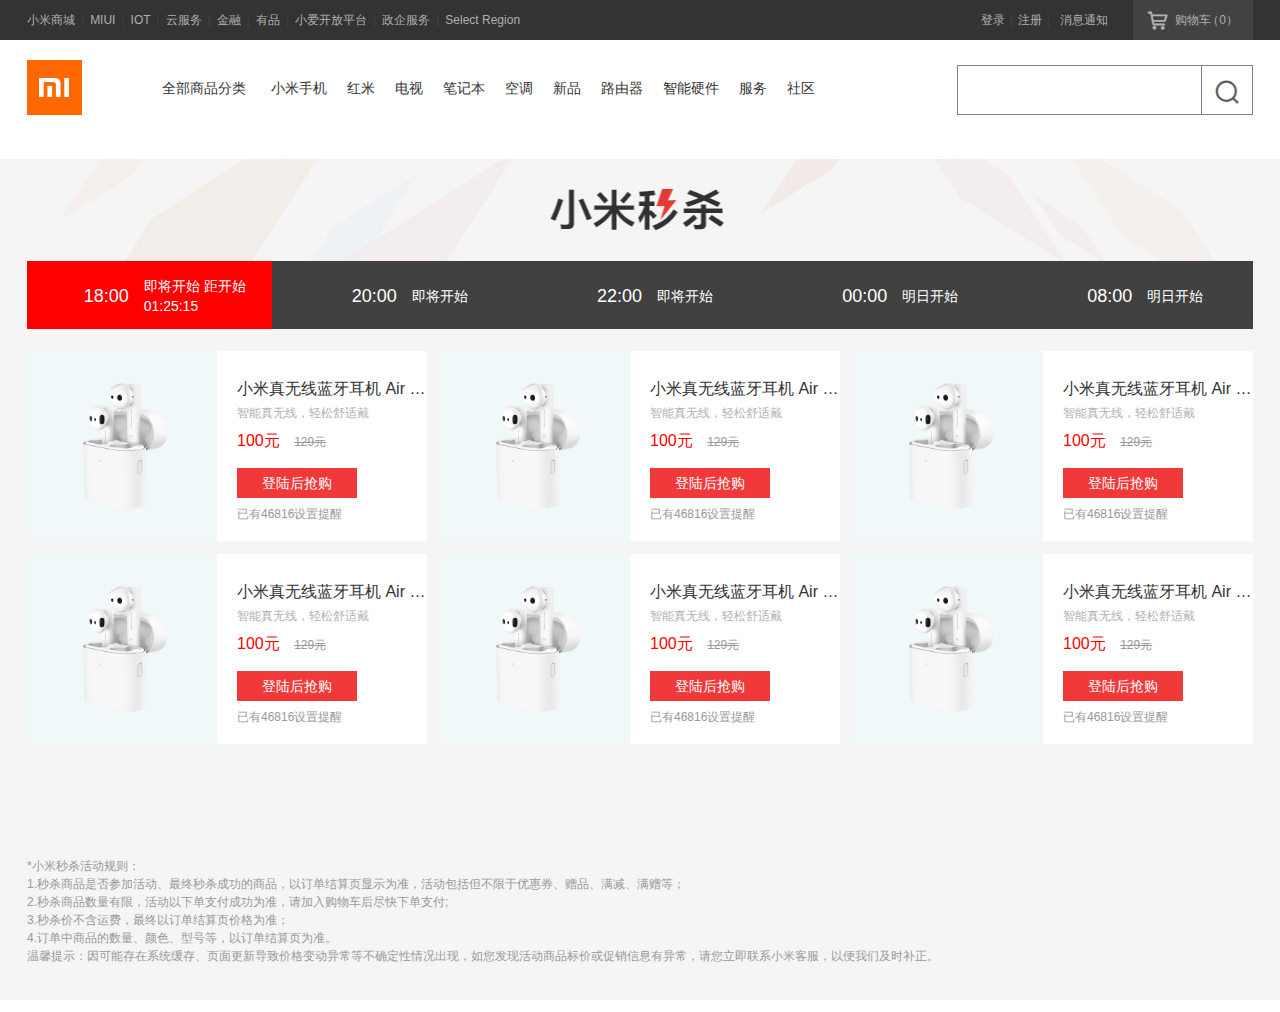
<file: index.html>
<!DOCTYPE html>
<html lang="en">
<head>
    <meta charset="UTF-8">
    <meta name="viewport" content="width=device-width, initial-scale=1.0">
    <title>小米闪购 - 小米商城</title>
    <link rel="shortcut icon" href="./favicon.ico" type="image/x-icon">
    <link rel="stylesheet" href="./css/style.css">
    <link rel="stylesheet" href="./font_1985131_nlfg4puq4y/iconfont.css">
</head>
<body>
    
    <div class="topbar">
        <div class="container">
            <div class="topbar_nav">
                <a href="#">小米商城</a><span>|</span>
                <a href="#">MIUI</a><span>|</span>
                <a href="#">IOT</a><span>|</span>
                <a href="#">云服务</a><span>|</span>
                <a href="#">金融</a><span>|</span>
                <a href="#">有品</a><span>|</span>
                <a href="#">小爱开放平台</a><span>|</span>
                <a href="#">政企服务</a><span>|</span>
                <a href="#">Select Region</a>
            </div>
            <div class="topbar_cart">
                <a href="#"><i class="iconfont">&#xe600</i> 购物车<span>（0）</span></a>
            </div>
            <div class="topbar_info clear">
                <a href="#">登录</a><span>|</span>
                <a href="#">注册</a><span>|</span>
                <a href="#" class="sep">消息通知</a>
            </div>
        </div>
    </div>


    <div class="header">
        <div class="container clear">
            <div class="header_logo l">
                <a href="#" class="lr">小米官网</a>
            </div>  
            <div class="header_nav l">
                <ul class="nav_list clear">
                    <li class="nav_ca">
                        <a href="">全部商品分类</a>
                    </li>
                    <li class="nav_item">
                        <a href="">小米手机</a>
                    </li>
                    <li class="nav_item">
                        <a href="">红米</a>
                    </li>
                    <li class="nav_item">
                        <a href="">电视</a>
                    </li>
                    <li class="nav_item">
                        <a href="">笔记本</a>
                    </li>
                    <li class="nav_item">
                        <a href="">空调</a>
                    </li>
                    <li class="nav_item">
                        <a href="">新品</a>
                    </li>
                    <li class="nav_item">
                        <a href="">路由器</a>
                    </li>
                    <li class="nav_item">
                        <a href="">智能硬件</a>
                    </li>
                    <li class="nav_item">
                        <a href="">服务</a>
                    </li>
                    <li class="nav_item">
                        <a href="">社区</a>
                    </li>
                </ul>
            </div>
            <div class="header_search r">
                <form action="" class="search_form">
                    <input type="search" name="keyword" class="search_text">
                    <input type="submit" value="&#xe613" class="iconfont search_btn">
                </form>
            </div>
        </div>
    </div>
    
    <div class="seckill">
        <div class="seckill_head"></div>
        <div class="container">
            <div class="seckill_nav">
                <ul id="tabs">
                    <li class="active"><em>18:00</em><span><em>即将开始 距开始<br>01:25:15</em></span></li>
                    <li><em>20:00</em><span>即将开始</span></li>
                    <li><em>22:00</em><span>即将开始</span></li>
                    <li><em>00:00</em><span>明日开始</span></li>
                    <li><em>08:00</em><span>明日开始</span></li>
                </ul>
            </div>
            <div class="seckill_goods"  id="goods">
                <ul class="clear" style="display: block;">
                    <li>
                        <div class="bg">
                            <img src="./img/aaa8d4ef708e89f9063819a04a629c2d.jpg" alt="">
                        </div>
                        <div class="info">
                            <a href="#" class="name">小米真无线蓝牙耳机 Air 2 白色 </a>
                            <p class="tips">智能真无线，轻松舒适戴</p>
                            <p class="price">100元 <del>129元</del></p>
                            <a href="#" class="btn">登陆后抢购</a>
                            <p class="person">已有46816设置提醒</p>
                        </div>
                    </li>
                    <li>
                        <div class="bg">
                            <img src="./img/aaa8d4ef708e89f9063819a04a629c2d.jpg" alt="">
                        </div>
                        <div class="info">
                            <a href="#" class="name">小米真无线蓝牙耳机 Air 2 白色 </a>
                            <p class="tips">智能真无线，轻松舒适戴</p>
                            <p class="price">100元 <del>129元</del></p>
                            <a href="#" class="btn">登陆后抢购</a>
                            <p class="person">已有46816设置提醒</p>
                        </div>
                    </li>
                    <li>
                        <div class="bg">
                            <img src="./img/aaa8d4ef708e89f9063819a04a629c2d.jpg" alt="">
                        </div>
                        <div class="info">
                            <a href="#" class="name">小米真无线蓝牙耳机 Air 2 白色 </a>
                            <p class="tips">智能真无线，轻松舒适戴</p>
                            <p class="price">100元 <del>129元</del></p>
                            <a href="#" class="btn">登陆后抢购</a>
                            <p class="person">已有46816设置提醒</p>
                        </div>
                    </li>
                    <li>
                        <div class="bg">
                            <img src="./img/aaa8d4ef708e89f9063819a04a629c2d.jpg" alt="">
                        </div>
                        <div class="info">
                            <a href="#" class="name">小米真无线蓝牙耳机 Air 2 白色 </a>
                            <p class="tips">智能真无线，轻松舒适戴</p>
                            <p class="price">100元 <del>129元</del></p>
                            <a href="#" class="btn">登陆后抢购</a>
                            <p class="person">已有46816设置提醒</p>
                        </div>
                    </li>
                    <li>
                        <div class="bg">
                            <img src="./img/aaa8d4ef708e89f9063819a04a629c2d.jpg" alt="">
                        </div>
                        <div class="info">
                            <a href="#" class="name">小米真无线蓝牙耳机 Air 2 白色 </a>
                            <p class="tips">智能真无线，轻松舒适戴</p>
                            <p class="price">100元 <del>129元</del></p>
                            <a href="#" class="btn">登陆后抢购</a>
                            <p class="person">已有46816设置提醒</p>
                        </div>
                    </li>
                    <li>
                        <div class="bg">
                            <img src="./img/aaa8d4ef708e89f9063819a04a629c2d.jpg" alt="">
                        </div>
                        <div class="info">
                            <a href="#" class="name">小米真无线蓝牙耳机 Air 2 白色 </a>
                            <p class="tips">智能真无线，轻松舒适戴</p>
                            <p class="price">100元 <del>129元</del></p>
                            <a href="#" class="btn">登陆后抢购</a>
                            <p class="person">已有46816设置提醒</p>
                        </div>
                    </li>
                </ul>
                <ul class="clear">
                    <li>
                        <div class="bg">
                            <img src="./img/aaa8d4ef708e89f9063819a04a629c2d.jpg" alt="">
                        </div>
                        <div class="info">
                            <a href="#" class="name">2小米真无线蓝牙耳机 Air 2 白色 </a>
                            <p class="tips">智能真无线，轻松舒适戴</p>
                            <p class="price">100元 <del>129元</del></p>
                            <a href="#" class="btn">登陆后抢购</a>
                            <p class="person">已有46816设置提醒</p>
                        </div>
                    </li>
                    <li>
                        <div class="bg">
                            <img src="./img/aaa8d4ef708e89f9063819a04a629c2d.jpg" alt="">
                        </div>
                        <div class="info">
                            <a href="#" class="name">2小米真无线蓝牙耳机 Air 2 白色 </a>
                            <p class="tips">智能真无线，轻松舒适戴</p>
                            <p class="price">100元 <del>129元</del></p>
                            <a href="#" class="btn">登陆后抢购</a>
                            <p class="person">已有46816设置提醒</p>
                        </div>
                    </li>
                    <li>
                        <div class="bg">
                            <img src="./img/aaa8d4ef708e89f9063819a04a629c2d.jpg" alt="">
                        </div>
                        <div class="info">
                            <a href="#" class="name">2小米真无线蓝牙耳机 Air 2 白色 </a>
                            <p class="tips">智能真无线，轻松舒适戴</p>
                            <p class="price">100元 <del>129元</del></p>
                            <a href="#" class="btn">登陆后抢购</a>
                            <p class="person">已有46816设置提醒</p>
                        </div>
                    </li>
                    <li>
                        <div class="bg">
                            <img src="./img/aaa8d4ef708e89f9063819a04a629c2d.jpg" alt="">
                        </div>
                        <div class="info">
                            <a href="#" class="name">2小米真无线蓝牙耳机 Air 2 白色 </a>
                            <p class="tips">智能真无线，轻松舒适戴</p>
                            <p class="price">100元 <del>129元</del></p>
                            <a href="#" class="btn">登陆后抢购</a>
                            <p class="person">已有46816设置提醒</p>
                        </div>
                    </li>
                    <li>
                        <div class="bg">
                            <img src="./img/aaa8d4ef708e89f9063819a04a629c2d.jpg" alt="">
                        </div>
                        <div class="info">
                            <a href="#" class="name">2小米真无线蓝牙耳机 Air 2 白色 </a>
                            <p class="tips">智能真无线，轻松舒适戴</p>
                            <p class="price">100元 <del>129元</del></p>
                            <a href="#" class="btn">登陆后抢购</a>
                            <p class="person">已有46816设置提醒</p>
                        </div>
                    </li>
                    <li>
                        <div class="bg">
                            <img src="./img/aaa8d4ef708e89f9063819a04a629c2d.jpg" alt="">
                        </div>
                        <div class="info">
                            <a href="#" class="name">2小米真无线蓝牙耳机 Air 2 白色 </a>
                            <p class="tips">智能真无线，轻松舒适戴</p>
                            <p class="price">100元 <del>129元</del></p>
                            <a href="#" class="btn">登陆后抢购</a>
                            <p class="person">已有46816设置提醒</p>
                        </div>
                    </li>
                    <li>
                        <div class="bg">
                            <img src="./img/aaa8d4ef708e89f9063819a04a629c2d.jpg" alt="">
                        </div>
                        <div class="info">
                            <a href="#" class="name">2小米真无线蓝牙耳机 Air 2 白色 </a>
                            <p class="tips">智能真无线，轻松舒适戴</p>
                            <p class="price">100元 <del>129元</del></p>
                            <a href="#" class="btn">登陆后抢购</a>
                            <p class="person">已有46816设置提醒</p>
                        </div>
                    </li>
                </ul>
                <ul class="clear">
                    <li>
                        <div class="bg">
                            <img src="./img/aaa8d4ef708e89f9063819a04a629c2d.jpg" alt="">
                        </div>
                        <div class="info">
                            <a href="#" class="name">3小米真无线蓝牙耳机 Air 2 白色 </a>
                            <p class="tips">智能真无线，轻松舒适戴</p>
                            <p class="price">100元 <del>129元</del></p>
                            <a href="#" class="btn">登陆后抢购</a>
                            <p class="person">已有46816设置提醒</p>
                        </div>
                    </li>
                    <li>
                        <div class="bg">
                            <img src="./img/aaa8d4ef708e89f9063819a04a629c2d.jpg" alt="">
                        </div>
                        <div class="info">
                            <a href="#" class="name">3小米真无线蓝牙耳机 Air 2 白色 </a>
                            <p class="tips">智能真无线，轻松舒适戴</p>
                            <p class="price">100元 <del>129元</del></p>
                            <a href="#" class="btn">登陆后抢购</a>
                            <p class="person">已有46816设置提醒</p>
                        </div>
                    </li>
                    <li>
                        <div class="bg">
                            <img src="./img/aaa8d4ef708e89f9063819a04a629c2d.jpg" alt="">
                        </div>
                        <div class="info">
                            <a href="#" class="name">3小米真无线蓝牙耳机 Air 2 白色 </a>
                            <p class="tips">智能真无线，轻松舒适戴</p>
                            <p class="price">100元 <del>129元</del></p>
                            <a href="#" class="btn">登陆后抢购</a>
                            <p class="person">已有46816设置提醒</p>
                        </div>
                    </li>
                    <li>
                        <div class="bg">
                            <img src="./img/aaa8d4ef708e89f9063819a04a629c2d.jpg" alt="">
                        </div>
                        <div class="info">
                            <a href="#" class="name">3小米真无线蓝牙耳机 Air 2 白色 </a>
                            <p class="tips">智能真无线，轻松舒适戴</p>
                            <p class="price">100元 <del>129元</del></p>
                            <a href="#" class="btn">登陆后抢购</a>
                            <p class="person">已有46816设置提醒</p>
                        </div>
                    </li>
                    <li>
                        <div class="bg">
                            <img src="./img/aaa8d4ef708e89f9063819a04a629c2d.jpg" alt="">
                        </div>
                        <div class="info">
                            <a href="#" class="name">3小米真无线蓝牙耳机 Air 2 白色 </a>
                            <p class="tips">智能真无线，轻松舒适戴</p>
                            <p class="price">100元 <del>129元</del></p>
                            <a href="#" class="btn">登陆后抢购</a>
                            <p class="person">已有46816设置提醒</p>
                        </div>
                    </li>
                    <li>
                        <div class="bg">
                            <img src="./img/aaa8d4ef708e89f9063819a04a629c2d.jpg" alt="">
                        </div>
                        <div class="info">
                            <a href="#" class="name">3小米真无线蓝牙耳机 Air 2 白色 </a>
                            <p class="tips">智能真无线，轻松舒适戴</p>
                            <p class="price">100元 <del>129元</del></p>
                            <a href="#" class="btn">登陆后抢购</a>
                            <p class="person">已有46816设置提醒</p>
                        </div>
                    </li>
                    <li>
                        <div class="bg">
                            <img src="./img/aaa8d4ef708e89f9063819a04a629c2d.jpg" alt="">
                        </div>
                        <div class="info">
                            <a href="#" class="name">3小米真无线蓝牙耳机 Air 2 白色 </a>
                            <p class="tips">智能真无线，轻松舒适戴</p>
                            <p class="price">100元 <del>129元</del></p>
                            <a href="#" class="btn">登陆后抢购</a>
                            <p class="person">已有46816设置提醒</p>
                        </div>
                    </li>
                </ul>
                <ul class="clear">
                    <li>
                        <div class="bg">
                            <img src="./img/aaa8d4ef708e89f9063819a04a629c2d.jpg" alt="">
                        </div>
                        <div class="info">
                            <a href="#" class="name">4小米真无线蓝牙耳机 Air 2 白色 </a>
                            <p class="tips">智能真无线，轻松舒适戴</p>
                            <p class="price">100元 <del>129元</del></p>
                            <a href="#" class="btn">登陆后抢购</a>
                            <p class="person">已有46816设置提醒</p>
                        </div>
                    </li>
                    <li>
                        <div class="bg">
                            <img src="./img/aaa8d4ef708e89f9063819a04a629c2d.jpg" alt="">
                        </div>
                        <div class="info">
                            <a href="#" class="name">4小米真无线蓝牙耳机 Air 2 白色 </a>
                            <p class="tips">智能真无线，轻松舒适戴</p>
                            <p class="price">100元 <del>129元</del></p>
                            <a href="#" class="btn">登陆后抢购</a>
                            <p class="person">已有46816设置提醒</p>
                        </div>
                    </li>
                    <li>
                        <div class="bg">
                            <img src="./img/aaa8d4ef708e89f9063819a04a629c2d.jpg" alt="">
                        </div>
                        <div class="info">
                            <a href="#" class="name">4小米真无线蓝牙耳机 Air 2 白色 </a>
                            <p class="tips">智能真无线，轻松舒适戴</p>
                            <p class="price">100元 <del>129元</del></p>
                            <a href="#" class="btn">登陆后抢购</a>
                            <p class="person">已有46816设置提醒</p>
                        </div>
                    </li>
                    <li>
                        <div class="bg">
                            <img src="./img/aaa8d4ef708e89f9063819a04a629c2d.jpg" alt="">
                        </div>
                        <div class="info">
                            <a href="#" class="name">4小米真无线蓝牙耳机 Air 2 白色 </a>
                            <p class="tips">智能真无线，轻松舒适戴</p>
                            <p class="price">100元 <del>129元</del></p>
                            <a href="#" class="btn">登陆后抢购</a>
                            <p class="person">已有46816设置提醒</p>
                        </div>
                    </li>
                    <li>
                        <div class="bg">
                            <img src="./img/aaa8d4ef708e89f9063819a04a629c2d.jpg" alt="">
                        </div>
                        <div class="info">
                            <a href="#" class="name">4小米真无线蓝牙耳机 Air 2 白色 </a>
                            <p class="tips">智能真无线，轻松舒适戴</p>
                            <p class="price">100元 <del>129元</del></p>
                            <a href="#" class="btn">登陆后抢购</a>
                            <p class="person">已有46816设置提醒</p>
                        </div>
                    </li>
                    <li>
                        <div class="bg">
                            <img src="./img/aaa8d4ef708e89f9063819a04a629c2d.jpg" alt="">
                        </div>
                        <div class="info">
                            <a href="#" class="name">4小米真无线蓝牙耳机 Air 2 白色 </a>
                            <p class="tips">智能真无线，轻松舒适戴</p>
                            <p class="price">100元 <del>129元</del></p>
                            <a href="#" class="btn">登陆后抢购</a>
                            <p class="person">已有46816设置提醒</p>
                        </div>
                    </li>
                    <li>
                        <div class="bg">
                            <img src="./img/aaa8d4ef708e89f9063819a04a629c2d.jpg" alt="">
                        </div>
                        <div class="info">
                            <a href="#" class="name">4小米真无线蓝牙耳机 Air 2 白色 </a>
                            <p class="tips">智能真无线，轻松舒适戴</p>
                            <p class="price">100元 <del>129元</del></p>
                            <a href="#" class="btn">登陆后抢购</a>
                            <p class="person">已有46816设置提醒</p>
                        </div>
                    </li>
                </ul>
                <ul class="clear">
                    <li>
                        <div class="bg">
                            <img src="./img/aaa8d4ef708e89f9063819a04a629c2d.jpg" alt="">
                        </div>
                        <div class="info">
                            <a href="#" class="name">5小米真无线蓝牙耳机 Air 2 白色 </a>
                            <p class="tips">智能真无线，轻松舒适戴</p>
                            <p class="price">100元 <del>129元</del></p>
                            <a href="#" class="btn">登陆后抢购</a>
                            <p class="person">已有46816设置提醒</p>
                        </div>
                    </li>
                    <li>
                        <div class="bg">
                            <img src="./img/aaa8d4ef708e89f9063819a04a629c2d.jpg" alt="">
                        </div>
                        <div class="info">
                            <a href="#" class="name">5小米真无线蓝牙耳机 Air 2 白色 </a>
                            <p class="tips">智能真无线，轻松舒适戴</p>
                            <p class="price">100元 <del>129元</del></p>
                            <a href="#" class="btn">登陆后抢购</a>
                            <p class="person">已有46816设置提醒</p>
                        </div>
                    </li>
                    <li>
                        <div class="bg">
                            <img src="./img/aaa8d4ef708e89f9063819a04a629c2d.jpg" alt="">
                        </div>
                        <div class="info">
                            <a href="#" class="name">5小米真无线蓝牙耳机 Air 2 白色 </a>
                            <p class="tips">智能真无线，轻松舒适戴</p>
                            <p class="price">100元 <del>129元</del></p>
                            <a href="#" class="btn">登陆后抢购</a>
                            <p class="person">已有46816设置提醒</p>
                        </div>
                    </li>
                    <li>
                        <div class="bg">
                            <img src="./img/aaa8d4ef708e89f9063819a04a629c2d.jpg" alt="">
                        </div>
                        <div class="info">
                            <a href="#" class="name">5小米真无线蓝牙耳机 Air 2 白色 </a>
                            <p class="tips">智能真无线，轻松舒适戴</p>
                            <p class="price">100元 <del>129元</del></p>
                            <a href="#" class="btn">登陆后抢购</a>
                            <p class="person">已有46816设置提醒</p>
                        </div>
                    </li>
                    <li>
                        <div class="bg">
                            <img src="./img/aaa8d4ef708e89f9063819a04a629c2d.jpg" alt="">
                        </div>
                        <div class="info">
                            <a href="#" class="name">5小米真无线蓝牙耳机 Air 2 白色 </a>
                            <p class="tips">智能真无线，轻松舒适戴</p>
                            <p class="price">100元 <del>129元</del></p>
                            <a href="#" class="btn">登陆后抢购</a>
                            <p class="person">已有46816设置提醒</p>
                        </div>
                    </li>
                    <li>
                        <div class="bg">
                            <img src="./img/aaa8d4ef708e89f9063819a04a629c2d.jpg" alt="">
                        </div>
                        <div class="info">
                            <a href="#" class="name">5小米真无线蓝牙耳机 Air 2 白色 </a>
                            <p class="tips">智能真无线，轻松舒适戴</p>
                            <p class="price">100元 <del>129元</del></p>
                            <a href="#" class="btn">登陆后抢购</a>
                            <p class="person">已有46816设置提醒</p>
                        </div>
                    </li>
                    <li>
                        <div class="bg">
                            <img src="./img/aaa8d4ef708e89f9063819a04a629c2d.jpg" alt="">
                        </div>
                        <div class="info">
                            <a href="#" class="name">5小米真无线蓝牙耳机 Air 2 白色 </a>
                            <p class="tips">智能真无线，轻松舒适戴</p>
                            <p class="price">100元 <del>129元</del></p>
                            <a href="#" class="btn">登陆后抢购</a>
                            <p class="person">已有46816设置提醒</p>
                        </div>
                    </li>
                </ul>
            </div>
            <p class="seckill_notice">
                *小米秒杀活动规则：<br>
                1.秒杀商品是否参加活动、最终秒杀成功的商品，以订单结算页显示为准，活动包括但不限于优惠券、赠品、满减、满赠等；<br>
                2.秒杀商品数量有限，活动以下单支付成功为准，请加入购物车后尽快下单支付;<br>
                3.秒杀价不含运费，最终以订单结算页价格为准；<br>
                4.订单中商品的数量、颜色、型号等，以订单结算页为准。<br>
                温馨提示：因可能存在系统缓存、页面更新导致价格变动异常等不确定性情况出现，如您发现活动商品标价或促销信息有异常，请您立即联系小米客服，以便我们及时补正。<br>
            </p>
        </div>
        
    </div>
    <!-- 放在这是为了等页面加载完后在启用js -->
    <script src="./js/index.js"></script>
</body>
</html>
</file>
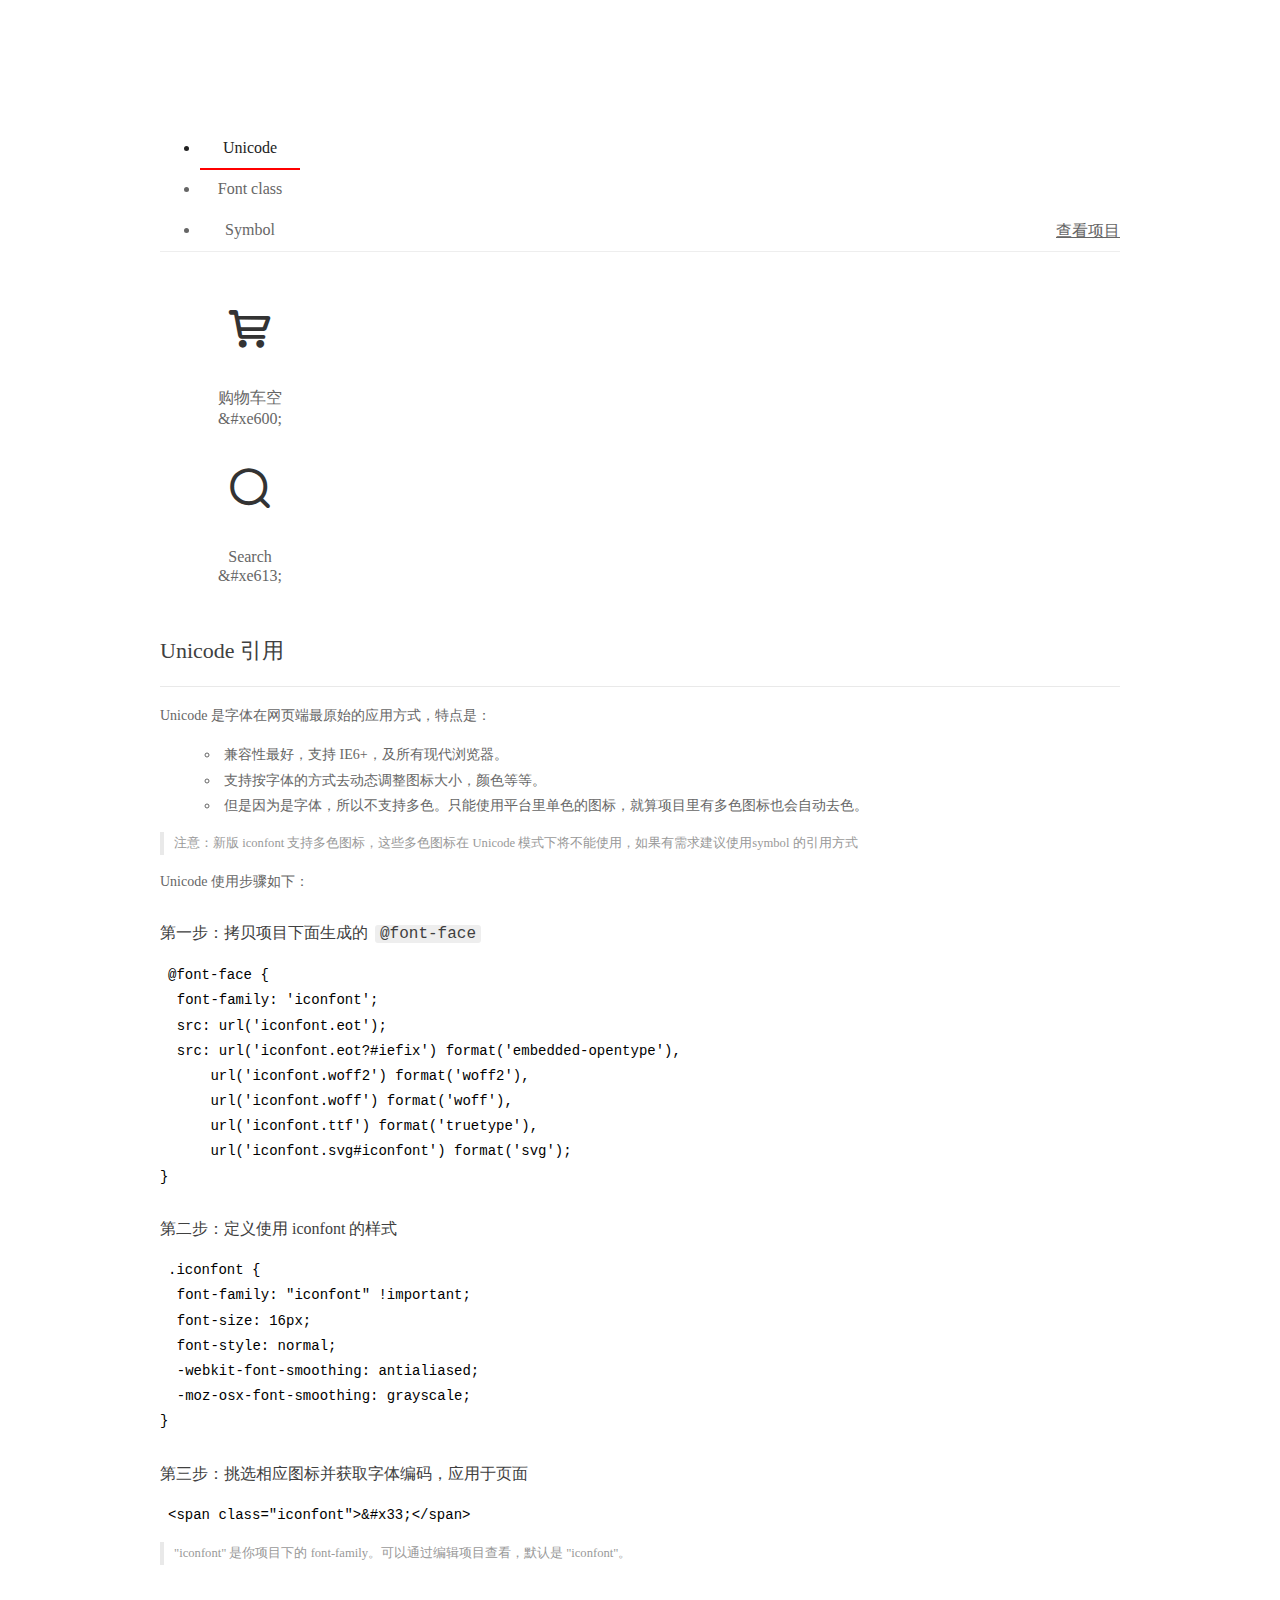
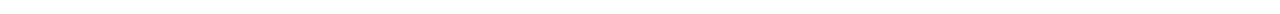
<file: font_1985131_nlfg4puq4y/demo_index.html>
<!DOCTYPE html>
<html>
<head>
  <meta charset="utf-8"/>
  <title>IconFont Demo</title>
  <link rel="shortcut icon" href="https://img.alicdn.com/tps/i4/TB1_oz6GVXXXXaFXpXXJDFnIXXX-64-64.ico" type="image/x-icon"/>
  <link rel="stylesheet" href="https://g.alicdn.com/thx/cube/1.3.2/cube.min.css">
  <link rel="stylesheet" href="demo.css">
  <link rel="stylesheet" href="iconfont.css">
  <script src="iconfont.js"></script>
  <!-- jQuery -->
  <script src="https://a1.alicdn.com/oss/uploads/2018/12/26/7bfddb60-08e8-11e9-9b04-53e73bb6408b.js"></script>
  <!-- 代码高亮 -->
  <script src="https://a1.alicdn.com/oss/uploads/2018/12/26/a3f714d0-08e6-11e9-8a15-ebf944d7534c.js"></script>
</head>
<body>
  <div class="main">
    <h1 class="logo"><a href="https://www.iconfont.cn/" title="iconfont 首页" target="_blank">&#xe86b;</a></h1>
    <div class="nav-tabs">
      <ul id="tabs" class="dib-box">
        <li class="dib active"><span>Unicode</span></li>
        <li class="dib"><span>Font class</span></li>
        <li class="dib"><span>Symbol</span></li>
      </ul>
      
      <a href="https://www.iconfont.cn/manage/index?manage_type=myprojects&projectId=1985131" target="_blank" class="nav-more">查看项目</a>
      
    </div>
    <div class="tab-container">
      <div class="content unicode" style="display: block;">
          <ul class="icon_lists dib-box">
          
            <li class="dib">
              <span class="icon iconfont">&#xe600;</span>
                <div class="name">购物车空</div>
                <div class="code-name">&amp;#xe600;</div>
              </li>
          
            <li class="dib">
              <span class="icon iconfont">&#xe613;</span>
                <div class="name">Search</div>
                <div class="code-name">&amp;#xe613;</div>
              </li>
          
          </ul>
          <div class="article markdown">
          <h2 id="unicode-">Unicode 引用</h2>
          <hr>

          <p>Unicode 是字体在网页端最原始的应用方式，特点是：</p>
          <ul>
            <li>兼容性最好，支持 IE6+，及所有现代浏览器。</li>
            <li>支持按字体的方式去动态调整图标大小，颜色等等。</li>
            <li>但是因为是字体，所以不支持多色。只能使用平台里单色的图标，就算项目里有多色图标也会自动去色。</li>
          </ul>
          <blockquote>
            <p>注意：新版 iconfont 支持多色图标，这些多色图标在 Unicode 模式下将不能使用，如果有需求建议使用symbol 的引用方式</p>
          </blockquote>
          <p>Unicode 使用步骤如下：</p>
          <h3 id="-font-face">第一步：拷贝项目下面生成的 <code>@font-face</code></h3>
<pre><code class="language-css"
>@font-face {
  font-family: 'iconfont';
  src: url('iconfont.eot');
  src: url('iconfont.eot?#iefix') format('embedded-opentype'),
      url('iconfont.woff2') format('woff2'),
      url('iconfont.woff') format('woff'),
      url('iconfont.ttf') format('truetype'),
      url('iconfont.svg#iconfont') format('svg');
}
</code></pre>
          <h3 id="-iconfont-">第二步：定义使用 iconfont 的样式</h3>
<pre><code class="language-css"
>.iconfont {
  font-family: "iconfont" !important;
  font-size: 16px;
  font-style: normal;
  -webkit-font-smoothing: antialiased;
  -moz-osx-font-smoothing: grayscale;
}
</code></pre>
          <h3 id="-">第三步：挑选相应图标并获取字体编码，应用于页面</h3>
<pre>
<code class="language-html"
>&lt;span class="iconfont"&gt;&amp;#x33;&lt;/span&gt;
</code></pre>
          <blockquote>
            <p>"iconfont" 是你项目下的 font-family。可以通过编辑项目查看，默认是 "iconfont"。</p>
          </blockquote>
          </div>
      </div>
      <div class="content font-class">
        <ul class="icon_lists dib-box">
          
          <li class="dib">
            <span class="icon iconfont icongouwuchekong"></span>
            <div class="name">
              购物车空
            </div>
            <div class="code-name">.icongouwuchekong
            </div>
          </li>
          
          <li class="dib">
            <span class="icon iconfont iconSearch"></span>
            <div class="name">
              Search
            </div>
            <div class="code-name">.iconSearch
            </div>
          </li>
          
        </ul>
        <div class="article markdown">
        <h2 id="font-class-">font-class 引用</h2>
        <hr>

        <p>font-class 是 Unicode 使用方式的一种变种，主要是解决 Unicode 书写不直观，语意不明确的问题。</p>
        <p>与 Unicode 使用方式相比，具有如下特点：</p>
        <ul>
          <li>兼容性良好，支持 IE8+，及所有现代浏览器。</li>
          <li>相比于 Unicode 语意明确，书写更直观。可以很容易分辨这个 icon 是什么。</li>
          <li>因为使用 class 来定义图标，所以当要替换图标时，只需要修改 class 里面的 Unicode 引用。</li>
          <li>不过因为本质上还是使用的字体，所以多色图标还是不支持的。</li>
        </ul>
        <p>使用步骤如下：</p>
        <h3 id="-fontclass-">第一步：引入项目下面生成的 fontclass 代码：</h3>
<pre><code class="language-html">&lt;link rel="stylesheet" href="./iconfont.css"&gt;
</code></pre>
        <h3 id="-">第二步：挑选相应图标并获取类名，应用于页面：</h3>
<pre><code class="language-html">&lt;span class="iconfont iconxxx"&gt;&lt;/span&gt;
</code></pre>
        <blockquote>
          <p>"
            iconfont" 是你项目下的 font-family。可以通过编辑项目查看，默认是 "iconfont"。</p>
        </blockquote>
      </div>
      </div>
      <div class="content symbol">
          <ul class="icon_lists dib-box">
          
            <li class="dib">
                <svg class="icon svg-icon" aria-hidden="true">
                  <use xlink:href="#icongouwuchekong"></use>
                </svg>
                <div class="name">购物车空</div>
                <div class="code-name">#icongouwuchekong</div>
            </li>
          
            <li class="dib">
                <svg class="icon svg-icon" aria-hidden="true">
                  <use xlink:href="#iconSearch"></use>
                </svg>
                <div class="name">Search</div>
                <div class="code-name">#iconSearch</div>
            </li>
          
          </ul>
          <div class="article markdown">
          <h2 id="symbol-">Symbol 引用</h2>
          <hr>

          <p>这是一种全新的使用方式，应该说这才是未来的主流，也是平台目前推荐的用法。相关介绍可以参考这篇<a href="">文章</a>
            这种用法其实是做了一个 SVG 的集合，与另外两种相比具有如下特点：</p>
          <ul>
            <li>支持多色图标了，不再受单色限制。</li>
            <li>通过一些技巧，支持像字体那样，通过 <code>font-size</code>, <code>color</code> 来调整样式。</li>
            <li>兼容性较差，支持 IE9+，及现代浏览器。</li>
            <li>浏览器渲染 SVG 的性能一般，还不如 png。</li>
          </ul>
          <p>使用步骤如下：</p>
          <h3 id="-symbol-">第一步：引入项目下面生成的 symbol 代码：</h3>
<pre><code class="language-html">&lt;script src="./iconfont.js"&gt;&lt;/script&gt;
</code></pre>
          <h3 id="-css-">第二步：加入通用 CSS 代码（引入一次就行）：</h3>
<pre><code class="language-html">&lt;style&gt;
.icon {
  width: 1em;
  height: 1em;
  vertical-align: -0.15em;
  fill: currentColor;
  overflow: hidden;
}
&lt;/style&gt;
</code></pre>
          <h3 id="-">第三步：挑选相应图标并获取类名，应用于页面：</h3>
<pre><code class="language-html">&lt;svg class="icon" aria-hidden="true"&gt;
  &lt;use xlink:href="#icon-xxx"&gt;&lt;/use&gt;
&lt;/svg&gt;
</code></pre>
          </div>
      </div>

    </div>
  </div>
  <script>
  $(document).ready(function () {
      $('.tab-container .content:first').show()

      $('#tabs li').click(function (e) {
        var tabContent = $('.tab-container .content')
        var index = $(this).index()

        if ($(this).hasClass('active')) {
          return
        } else {
          $('#tabs li').removeClass('active')
          $(this).addClass('active')

          tabContent.hide().eq(index).fadeIn()
        }
      })
    })
  </script>
</body>
</html>
</file>
<file: css/style.css>
body,ul,li{
    margin: 0;
    padding:0 ;
    font: 14px/1.5 Helvetica Neue,Helvetica,Arial,Microsoft Yahei,Hiragino Sans GB,Heiti SC,WenQuanYi Micro Hei,sans-serif;
}
a{
    text-decoration: none;
}
ul{
    list-style-type: none;
}
.l{
    float: left;
}
.r{
    float: right;
}
.clear::after{
    content: "";
    clear: both;
    display: block;
}


/* topbar */
.topbar{
    background-color: #333;
    height: 40px;
}
.topbar a{
    color: #b0b0b0;
    font-size: 12px;
}
.topbar a:hover{
    color: white;
}
.container{
    margin: 0 auto;
    width: 1226px;
}

.topbar_nav{
    float: left;
    height: 40px;
    line-height: 40px;
    font-size: 0;
}
.topbar_nav span{
    font-size: 12px;
    color: #424242;
    font-family: sans-serif;
    margin: 0.5em;
}
.topbar_info,.topbar_cart{
    float: right;
}
.topbar_cart a{
    display: block;
    height: 40px;
    line-height: 40px;
    text-align: center;
    width: 120px;
    background-color: #424242;
}
.topbar_cart a:hover{
    color: #ff6700;
    background-color:white;
}
.topbar_cart span{
    margin-left: -4px;
    font-size: 12px;
}
.topbar_cart i{
    font-size: 20px;
    line-height: 40px;
    margin-right: 4px;
    vertical-align: -4px;
}
.topbar_info{
    margin-right: 15px;
}
.topbar_info a{
    float: left;
    padding: 0 5px;
    line-height: 40px;
    height: 40px;
}
.topbar_info span{
    float: left;
    font-family: sans-serif;
    font-size: 12px;
    color: #424242;
    line-height: 40px;
}
.topbar_info .sep{
    padding: 0 10px;
}



/*                  header                  */
.header{
    height: 100px;
}
.header_logo{
    width: 62px;
    margin-top: 20px;
    height: 55px;
}
.header_logo a{
    height: 55px;
    width: 55px;
    display: block;
    background:#ff6700 url(../img/mi-logo.png) no-repeat 50% 50%;
    
}
.header_logo a.lr{
    /* css启用时 文字隐藏 */
    text-align: left;
    text-indent: -9992em;
}
/*          header_nav      */
.header_nav{
    width: 820px;
    height: 100px;

}
.header_nav .nav_list{
    width: 820px;
    height: 88px;
    font-size: 16px;
    padding: 12px 0 0 30px;
}
.header_nav .nav_list .nav_ca{
    float: left;
    width: 127px;
    padding: 0 15px 0 0;
}
.header_nav .nav_list .nav_ca a{
    display: block;
    text-align: right;
    padding: 26px 0 38px;
    color: #333;
}
.header_nav .nav_list .nav_ca a:hover{
    color: #ff6700;
}
.header_nav .nav_list .nav_item{
    float: left;
}
.header_nav .nav_list .nav_item a{
    display: block;
    padding: 26px 10px 38px;
    color: #333;
}
.header_nav .nav_list .nav_item a:hover{
    color: #ff6700;
}


/*          header_search      */
.header_search{
    width: 296px;
    height: 50px;
    margin-top: 25px;
}
.header_search .search_form{
    display: block;
    width: 296px;
    height: 50px;
    position: relative;
}
.header_search .search_form .search_text{
    display: block;
    width: 245px;
    height: 50px;
    line-height: 50px;
    border: 1px solid gray;
    outline: 0;
    position: absolute;
    top: 0;
    right: 51px;
}
.header_search .search_form .search_btn{
    display: block;
    width: 52px;
    height: 50px;
    border: 1px solid gray;
    font-size: 24px;
    line-height: 50px;
    background: #fff;
    color: #616161;
    outline: 0;
    position: absolute;
    right: 0;
    top: 0;
}
.header_search .search_form .search_btn:hover{
    background: #ff6700;
    color: white;
}




/*                  hseckill                  */
.seckill{
    background-color: #f5f5f5;
}
.seckill_head{
    background: url("../img/3cba013aa492551729f3a42e1668b9d9.jpg") no-repeat 50% 0;
    height: 170px;
    margin-top: 19px;
}
.seckill_nav{
    margin:-68px 0 22px;
    position: sticky;
    top: 0;
}
.seckill_nav ul{
    height: 68px;
    background-color: #414141;
}
.seckill_nav li{
    display: block;
    float: left;
    color: white;
    width: 20%;
    height:68px;
    line-height: 68px;
    text-align: center;
    cursor: pointer;
}
.seckill_nav li em{
    display: inline-block;
    margin-left: 30px;
    font-style: normal;
    font-size: 18px;
    line-height: 1;
    vertical-align:middle;   
}
.seckill_nav li span{
    margin-left: 15px;
    display: inline-block;
    text-align: left;
    line-height: 1;
    vertical-align: middle;
    font-size: 14px;
}
.seckill_nav li span em{
    display: inline-block;
    font-size: 14px;
    margin-left: 0;
    font-style: normal;
    text-align:left ;
    line-height: 20px;
}
.seckill_nav .active{
    background-color: red;
}


/*          seckill_goods        */
.seckill_goods ul{
    display: none;
    margin-right: -13px;
}
.seckill_goods li{
    width: 400px;
    height: 190px;
    background-color: #fff;
    float: left;
    margin-right: 13px;
    margin-bottom: 13px;
}
.seckill_goods .bg{
    float: left;
    width: 190px;
    height: 190px;

}
.seckill_goods .bg img{
    width: 100%;
    height: 100%;
}
.seckill_goods .info{
    margin-left: 210px;
    width:190px;
    height: 190px;
    padding-top: 30px;
}
.seckill_goods .info .name{
    font-size: 16px;
    color: #333;
    height: 16px;
    line-height: 16px;
    display: block;
    white-space: nowrap;/* 取消换行 */
    overflow: hidden;
    text-overflow: ellipsis;/* 超出部分用省略号 */
}
.seckill_goods .info .tips{
    font-size: 12px;
    line-height: 12px;
    color: #b0b0b0;
    margin-top: 10px;
}
.seckill_goods .info .price{
    font-size: 16px;
    color: red;
    line-height: 16px;
    margin-top: 14px;
    margin-bottom: 0;
}
.seckill_goods .info .price del{
    color: #999;
    font-size: 12px;
    line-height: 12px;
    margin-left: 10px;
}
.seckill_goods .info .btn{
    display: inline-block;
    width: 118px;
    height: 28px;
    font-size: 14px;
    color: #fff;
    background-color: #f1393a;
    line-height:28px;
    text-align: center;
    margin-top: 19px;
    border: 1px solid #f1393a;
}
.seckill_goods .info .person{
    font-size: 12px;
    line-height: 12px;
    color: #999;
    margin-top: 10px;
}
.seckill_notice{
    font-size: 12px;
    color: #999;
    margin-top: 100px;
    padding-bottom: 35px;
}
</file>
<file: font_1985131_nlfg4puq4y/iconfont.css>
@font-face {font-family: "iconfont";
  src: url('iconfont.eot?t=1605258525996'); /* IE9 */
  src: url('iconfont.eot?t=1605258525996#iefix') format('embedded-opentype'), /* IE6-IE8 */
  url('[data-uri]') format('woff2'),
  url('iconfont.woff?t=1605258525996') format('woff'),
  url('iconfont.ttf?t=1605258525996') format('truetype'), /* chrome, firefox, opera, Safari, Android, iOS 4.2+ */
  url('iconfont.svg?t=1605258525996#iconfont') format('svg'); /* iOS 4.1- */
}

.iconfont {
  font-family: "iconfont" !important;
  font-size: 16px;
  font-style: normal;
  -webkit-font-smoothing: antialiased;
  -moz-osx-font-smoothing: grayscale;
}

.icongouwuchekong:before {
  content: "\e600";
}

.iconSearch:before {
  content: "\e613";
}
</file>
<file: font_1985131_nlfg4puq4y/demo.css>
/* Logo 字体 */
@font-face {
  font-family: "iconfont logo";
  src: url('https://at.alicdn.com/t/font_985780_km7mi63cihi.eot?t=1545807318834');
  src: url('https://at.alicdn.com/t/font_985780_km7mi63cihi.eot?t=1545807318834#iefix') format('embedded-opentype'),
    url('https://at.alicdn.com/t/font_985780_km7mi63cihi.woff?t=1545807318834') format('woff'),
    url('https://at.alicdn.com/t/font_985780_km7mi63cihi.ttf?t=1545807318834') format('truetype'),
    url('https://at.alicdn.com/t/font_985780_km7mi63cihi.svg?t=1545807318834#iconfont') format('svg');
}

.logo {
  font-family: "iconfont logo";
  font-size: 160px;
  font-style: normal;
  -webkit-font-smoothing: antialiased;
  -moz-osx-font-smoothing: grayscale;
}

/* tabs */
.nav-tabs {
  position: relative;
}

.nav-tabs .nav-more {
  position: absolute;
  right: 0;
  bottom: 0;
  height: 42px;
  line-height: 42px;
  color: #666;
}

#tabs {
  border-bottom: 1px solid #eee;
}

#tabs li {
  cursor: pointer;
  width: 100px;
  height: 40px;
  line-height: 40px;
  text-align: center;
  font-size: 16px;
  border-bottom: 2px solid transparent;
  position: relative;
  z-index: 1;
  margin-bottom: -1px;
  color: #666;
}


#tabs .active {
  border-bottom-color: #f00;
  color: #222;
}

.tab-container .content {
  display: none;
}

/* 页面布局 */
.main {
  padding: 30px 100px;
  width: 960px;
  margin: 0 auto;
}

.main .logo {
  color: #333;
  text-align: left;
  margin-bottom: 30px;
  line-height: 1;
  height: 110px;
  margin-top: -50px;
  overflow: hidden;
  *zoom: 1;
}

.main .logo a {
  font-size: 160px;
  color: #333;
}

.helps {
  margin-top: 40px;
}

.helps pre {
  padding: 20px;
  margin: 10px 0;
  border: solid 1px #e7e1cd;
  background-color: #fffdef;
  overflow: auto;
}

.icon_lists {
  width: 100% !important;
  overflow: hidden;
  *zoom: 1;
}

.icon_lists li {
  width: 100px;
  margin-bottom: 10px;
  margin-right: 20px;
  text-align: center;
  list-style: none !important;
  cursor: default;
}

.icon_lists li .code-name {
  line-height: 1.2;
}

.icon_lists .icon {
  display: block;
  height: 100px;
  line-height: 100px;
  font-size: 42px;
  margin: 10px auto;
  color: #333;
  -webkit-transition: font-size 0.25s linear, width 0.25s linear;
  -moz-transition: font-size 0.25s linear, width 0.25s linear;
  transition: font-size 0.25s linear, width 0.25s linear;
}

.icon_lists .icon:hover {
  font-size: 100px;
}

.icon_lists .svg-icon {
  /* 通过设置 font-size 来改变图标大小 */
  width: 1em;
  /* 图标和文字相邻时，垂直对齐 */
  vertical-align: -0.15em;
  /* 通过设置 color 来改变 SVG 的颜色/fill */
  fill: currentColor;
  /* path 和 stroke 溢出 viewBox 部分在 IE 下会显示
      normalize.css 中也包含这行 */
  overflow: hidden;
}

.icon_lists li .name,
.icon_lists li .code-name {
  color: #666;
}

/* markdown 样式 */
.markdown {
  color: #666;
  font-size: 14px;
  line-height: 1.8;
}

.highlight {
  line-height: 1.5;
}

.markdown img {
  vertical-align: middle;
  max-width: 100%;
}

.markdown h1 {
  color: #404040;
  font-weight: 500;
  line-height: 40px;
  margin-bottom: 24px;
}

.markdown h2,
.markdown h3,
.markdown h4,
.markdown h5,
.markdown h6 {
  color: #404040;
  margin: 1.6em 0 0.6em 0;
  font-weight: 500;
  clear: both;
}

.markdown h1 {
  font-size: 28px;
}

.markdown h2 {
  font-size: 22px;
}

.markdown h3 {
  font-size: 16px;
}

.markdown h4 {
  font-size: 14px;
}

.markdown h5 {
  font-size: 12px;
}

.markdown h6 {
  font-size: 12px;
}

.markdown hr {
  height: 1px;
  border: 0;
  background: #e9e9e9;
  margin: 16px 0;
  clear: both;
}

.markdown p {
  margin: 1em 0;
}

.markdown>p,
.markdown>blockquote,
.markdown>.highlight,
.markdown>ol,
.markdown>ul {
  width: 80%;
}

.markdown ul>li {
  list-style: circle;
}

.markdown>ul li,
.markdown blockquote ul>li {
  margin-left: 20px;
  padding-left: 4px;
}

.markdown>ul li p,
.markdown>ol li p {
  margin: 0.6em 0;
}

.markdown ol>li {
  list-style: decimal;
}

.markdown>ol li,
.markdown blockquote ol>li {
  margin-left: 20px;
  padding-left: 4px;
}

.markdown code {
  margin: 0 3px;
  padding: 0 5px;
  background: #eee;
  border-radius: 3px;
}

.markdown strong,
.markdown b {
  font-weight: 600;
}

.markdown>table {
  border-collapse: collapse;
  border-spacing: 0px;
  empty-cells: show;
  border: 1px solid #e9e9e9;
  width: 95%;
  margin-bottom: 24px;
}

.markdown>table th {
  white-space: nowrap;
  color: #333;
  font-weight: 600;
}

.markdown>table th,
.markdown>table td {
  border: 1px solid #e9e9e9;
  padding: 8px 16px;
  text-align: left;
}

.markdown>table th {
  background: #F7F7F7;
}

.markdown blockquote {
  font-size: 90%;
  color: #999;
  border-left: 4px solid #e9e9e9;
  padding-left: 0.8em;
  margin: 1em 0;
}

.markdown blockquote p {
  margin: 0;
}

.markdown .anchor {
  opacity: 0;
  transition: opacity 0.3s ease;
  margin-left: 8px;
}

.markdown .waiting {
  color: #ccc;
}

.markdown h1:hover .anchor,
.markdown h2:hover .anchor,
.markdown h3:hover .anchor,
.markdown h4:hover .anchor,
.markdown h5:hover .anchor,
.markdown h6:hover .anchor {
  opacity: 1;
  display: inline-block;
}

.markdown>br,
.markdown>p>br {
  clear: both;
}


.hljs {
  display: block;
  background: white;
  padding: 0.5em;
  color: #333333;
  overflow-x: auto;
}

.hljs-comment,
.hljs-meta {
  color: #969896;
}

.hljs-string,
.hljs-variable,
.hljs-template-variable,
.hljs-strong,
.hljs-emphasis,
.hljs-quote {
  color: #df5000;
}

.hljs-keyword,
.hljs-selector-tag,
.hljs-type {
  color: #a71d5d;
}

.hljs-literal,
.hljs-symbol,
.hljs-bullet,
.hljs-attribute {
  color: #0086b3;
}

.hljs-section,
.hljs-name {
  color: #63a35c;
}

.hljs-tag {
  color: #333333;
}

.hljs-title,
.hljs-attr,
.hljs-selector-id,
.hljs-selector-class,
.hljs-selector-attr,
.hljs-selector-pseudo {
  color: #795da3;
}

.hljs-addition {
  color: #55a532;
  background-color: #eaffea;
}

.hljs-deletion {
  color: #bd2c00;
  background-color: #ffecec;
}

.hljs-link {
  text-decoration: underline;
}

/* 代码高亮 */
/* PrismJS 1.15.0
https://prismjs.com/download.html#themes=prism&languages=markup+css+clike+javascript */
/**
 * prism.js default theme for JavaScript, CSS and HTML
 * Based on dabblet (http://dabblet.com)
 * @author Lea Verou
 */
code[class*="language-"],
pre[class*="language-"] {
  color: black;
  background: none;
  text-shadow: 0 1px white;
  font-family: Consolas, Monaco, 'Andale Mono', 'Ubuntu Mono', monospace;
  text-align: left;
  white-space: pre;
  word-spacing: normal;
  word-break: normal;
  word-wrap: normal;
  line-height: 1.5;

  -moz-tab-size: 4;
  -o-tab-size: 4;
  tab-size: 4;

  -webkit-hyphens: none;
  -moz-hyphens: none;
  -ms-hyphens: none;
  hyphens: none;
}

pre[class*="language-"]::-moz-selection,
pre[class*="language-"] ::-moz-selection,
code[class*="language-"]::-moz-selection,
code[class*="language-"] ::-moz-selection {
  text-shadow: none;
  background: #b3d4fc;
}

pre[class*="language-"]::selection,
pre[class*="language-"] ::selection,
code[class*="language-"]::selection,
code[class*="language-"] ::selection {
  text-shadow: none;
  background: #b3d4fc;
}

@media print {

  code[class*="language-"],
  pre[class*="language-"] {
    text-shadow: none;
  }
}

/* Code blocks */
pre[class*="language-"] {
  padding: 1em;
  margin: .5em 0;
  overflow: auto;
}

:not(pre)>code[class*="language-"],
pre[class*="language-"] {
  background: #f5f2f0;
}

/* Inline code */
:not(pre)>code[class*="language-"] {
  padding: .1em;
  border-radius: .3em;
  white-space: normal;
}

.token.comment,
.token.prolog,
.token.doctype,
.token.cdata {
  color: slategray;
}

.token.punctuation {
  color: #999;
}

.namespace {
  opacity: .7;
}

.token.property,
.token.tag,
.token.boolean,
.token.number,
.token.constant,
.token.symbol,
.token.deleted {
  color: #905;
}

.token.selector,
.token.attr-name,
.token.string,
.token.char,
.token.builtin,
.token.inserted {
  color: #690;
}

.token.operator,
.token.entity,
.token.url,
.language-css .token.string,
.style .token.string {
  color: #9a6e3a;
  background: hsla(0, 0%, 100%, .5);
}

.token.atrule,
.token.attr-value,
.token.keyword {
  color: #07a;
}

.token.function,
.token.class-name {
  color: #DD4A68;
}

.token.regex,
.token.important,
.token.variable {
  color: #e90;
}

.token.important,
.token.bold {
  font-weight: bold;
}

.token.italic {
  font-style: italic;
}

.token.entity {
  cursor: help;
}
</file>
